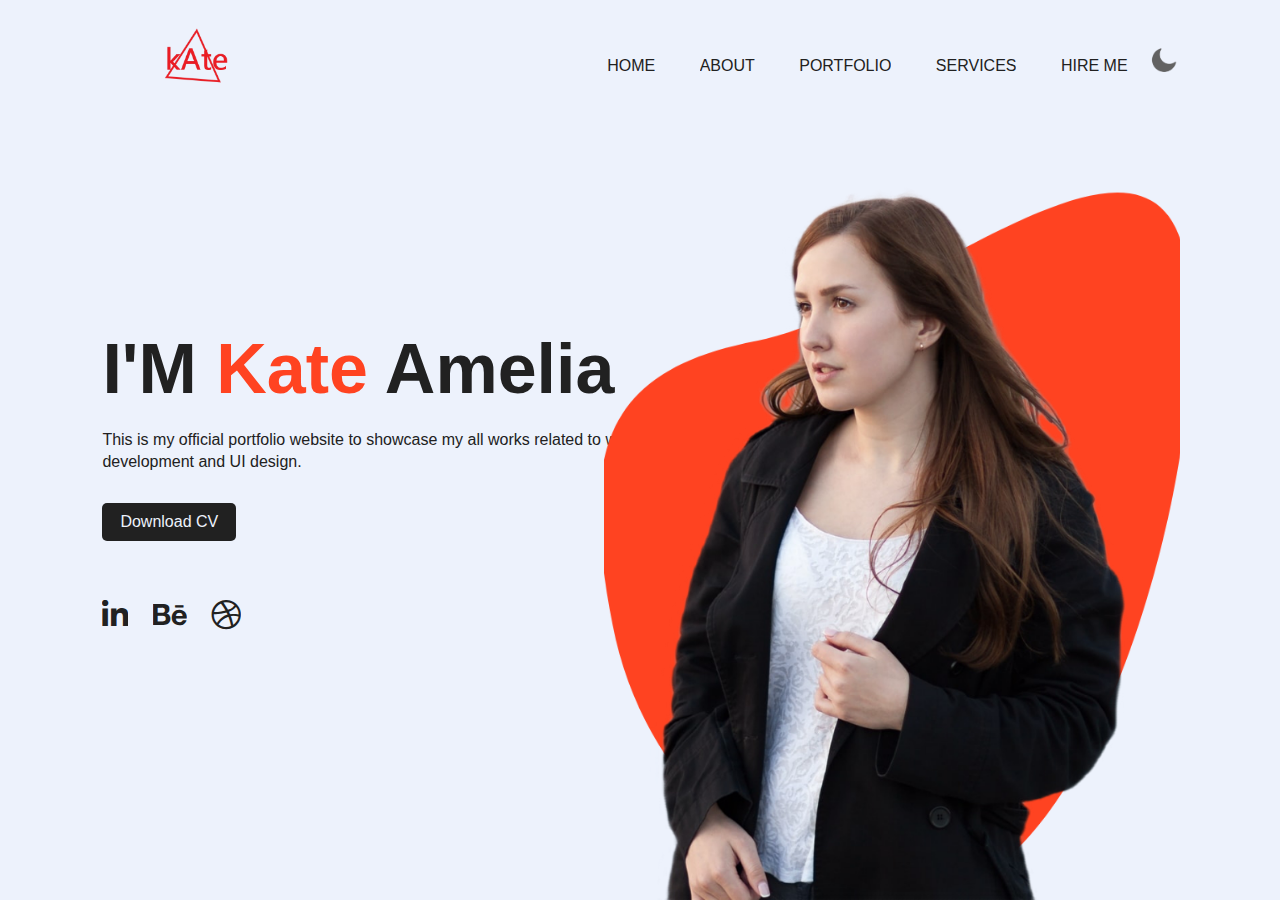
<file: Add Dark Mode/index.html>
<!DOCTYPE html>
<html lang="en">
<head>
    <meta charset="UTF-8">
    <meta name="viewport" content="width=device-width, initial-scale=1.0">
    <title>Document</title>
    <link rel="stylesheet" href="style.css">
    <link rel="stylesheet" href="https://cdnjs.cloudflare.com/ajax/libs/font-awesome/6.6.0/css/all.min.css">
</head>
<body>
    <div class="hero">
        <nav>
            <img src="images/logo1.png" class="logo">
            <ul>
                <li><a href="">HOME</a></li>
                <li><a href="">ABOUT</a></li>
                <li><a href="">PORTFOLIO</a></li>
                <li><a href="">SERVICES</a></li>
                <li><a href="">HIRE ME</a></li>
            </ul>
            <img src="images/moon.png" id="icon">
        </nav>

        <div class="info">
            <h1>I'M <span>Kate</span> Amelia</h1>
            <p>This is my official portfolio website to showcase my all works related to web <br> development and UI design.</p>
            <a href="">Download CV</a>
        </div>
        <div class="img-box">
            <img src="images/pattern.png" class="back-img">
            <img src="images/girl.png" class="main-img">
        </div>
        <div class="social-links">
            <a href=""><i class="fa-brands fa-linkedin-in"></i></a>
            <a href=""><i class="fa-brands fa-behance"></i></a>
            <a href=""><i class="fa-brands fa-dribbble"></i></a>
        </div>
    </div>

    <script>
        
        var icon = document.getElementById("icon");

        if(localStorage.getItem("theme") == null){
            localStorage.setItem("theme", "light");
        }
        

        let localData = localStorage.getItem("theme");

        if(localData == "light"){
            icon.src = "images/moon.png";
            document.body.classList.remove("dark-theme");
        }
        else if(localData == "dark"){
            icon.src = "images/sun.png";
            document.body.classList.add("dark-theme");
        }

        icon.onclick = function(){
            document.body.classList.toggle("dark-theme");
            if(document.body.classList.contains("dark-theme")){
                icon.src = "images/sun.png";
                localStorage.setItem("theme", "dark")
            }else{
                icon.src = "images/moon.png";
                localStorage.setItem("theme", "light");
            }
        }

    </script>
</body>
</html>
</file>
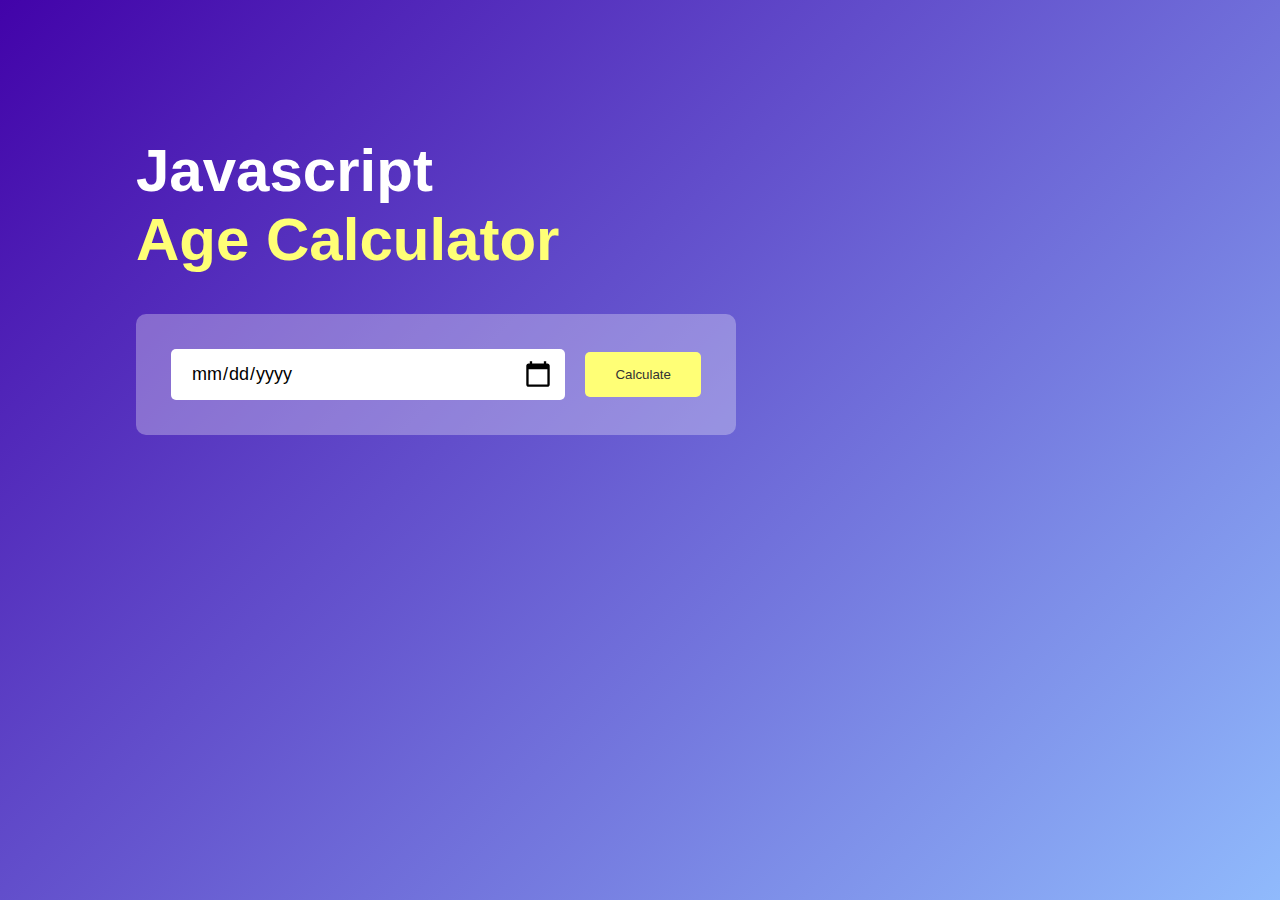
<file: Age Calculator/index.html>
<!DOCTYPE html>
<html lang="en">
<head>
    <meta charset="UTF-8">
    <meta name="viewport" content="width=device-width, initial-scale=1.0">
    <title>Age Calculator</title>
    <link rel="stylesheet" href="style.css">
</head>
<body>
    <div class="container">
        <div class="calculator">
            <h1>Javascript<br><span>Age Calculator</span></h1>
            <div class="input-box">
                <input type="date" id="date">
                <button onclick="calculateAge()">Calculate</button>
            </div>
            <p id="result"></p>
        </div>
    </div>
    
    <script>
    
    let userInput = document.getElementById("date");
    let result = document.getElementById("result")
    userInput.max = new Date().toISOString().split("T")[0];

    function calculateAge(){
        let birthDate = new Date(userInput.value);
        let d1 = birthDate.getDate();
        let m1 = birthDate.getMonth() + 1;
        let y1 = birthDate.getFullYear();

        let today = new Date();

        let d2 = today.getDate();
        let m2 = today.getMonth() + 1;
        let y2 = today.getFullYear();
        
        let d3, m3, y3;
        y3 = y2 - y1;

        if(m2 >= m1){
            m3 = m2 - m1;
        }else{
            y3--;
            m3 = 12 + m2 - m1;
        }

        if(d2 >= d1){
            d3 = d2 - d1;
        }else{
            //If the current day is less than the birth day, it adjusts the month difference by subtracting 1.
            m3--;
            //calculates the number of days by adding the number of days in the previous month to the difference.
            d3 = getDaysInMonth(y1, m1) + d2 - d1;
        }

        if(m3 < 0){
            //Ensures that the months difference (m3) is non-negative. If m3 is negative, it adjusts m3 to 11 (the last month of the previous year) and decrements the year difference (y3).
            m3 = 11;
            y3--;
        }
        result.innerHTML = `You are <span>${y3}</span> years, <span>${m3}</span> months and <span>${d3}</span> days old`
    }

    function getDaysInMonth(year, month){
        //Returns the number of days in a given month of a given year. It creates a Date object for the last day of the month by setting the date to 0 (which effectively gives the last day of the previous month). For example, new Date(2024, 8, 0).getDate() returns 31, the number of days in August 2024.
        return new Date(year, month, 0).getDate();
    }

    </script>

</body>
</html>
</file>
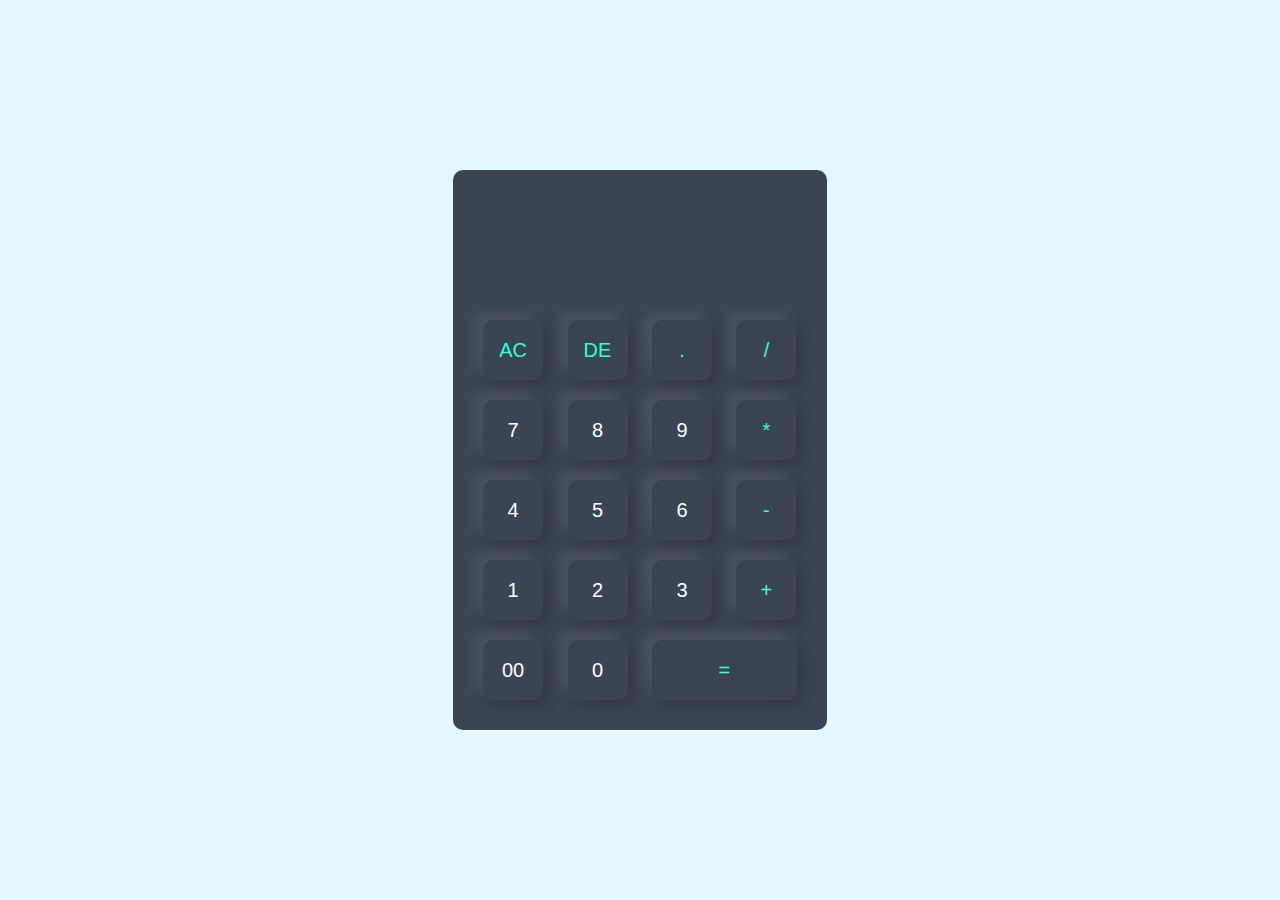
<file: calculator/index.html>
<!DOCTYPE html>
<html lang="en">
<head>
    <meta charset="UTF-8">
    <meta name="viewport" content="width=device-width, initial-scale=1.0">
    <title>Calculator</title>
    <link rel="stylesheet" href="style.css">
</head>
<body>
    <div class="container">
        <div class="calculator">
            <form>
                <div class="display">
                    <input type="text" name="display">
                </div>
                <div>
                    <input type="button" value="AC" onclick="display.value = '' " class="operator">
                    <input type="button" value="DE" onclick="display.value = display.value.toString().slice(0, -1)" class="operator">
                    <input type="button" value="." onclick="display.value += '.' " class="operator">
                    <input type="button" value="/" onclick="display.value += '/' " class="operator">
                </div>
                <div>
                    <input type="button" value="7" onclick="display.value += '7' ">
                    <input type="button" value="8" onclick="display.value += '8' ">
                    <input type="button" value="9" onclick="display.value += '9' ">
                    <input type="button" value="*" onclick="display.value += '*' " class="operator">
                </div>
                <div>
                    <input type="button" value="4" onclick="display.value += '4' ">
                    <input type="button" value="5" onclick="display.value += '5' ">
                    <input type="button" value="6" onclick="display.value += '6' ">
                    <input type="button" value="-" onclick="display.value += '-' " class="operator">
                </div>
                <div>
                    <input type="button" value="1" onclick="display.value += '1' ">
                    <input type="button" value="2" onclick="display.value += '2' ">
                    <input type="button" value="3" onclick="display.value += '3' ">
                    <input type="button" value="+" onclick="display.value += '+' " class="operator">
                </div>
                <div>
                    <input type="button" value="00" onclick="display.value += '00' ">
                    <input type="button" value="0" onclick="display.value += '0' ">
                    <input type="button" value="=" onclick="display.value= eval(display.value)" class="equal operator">
                </div>
            </form>
        </div>
    </div>
</body>
</html>
</file>
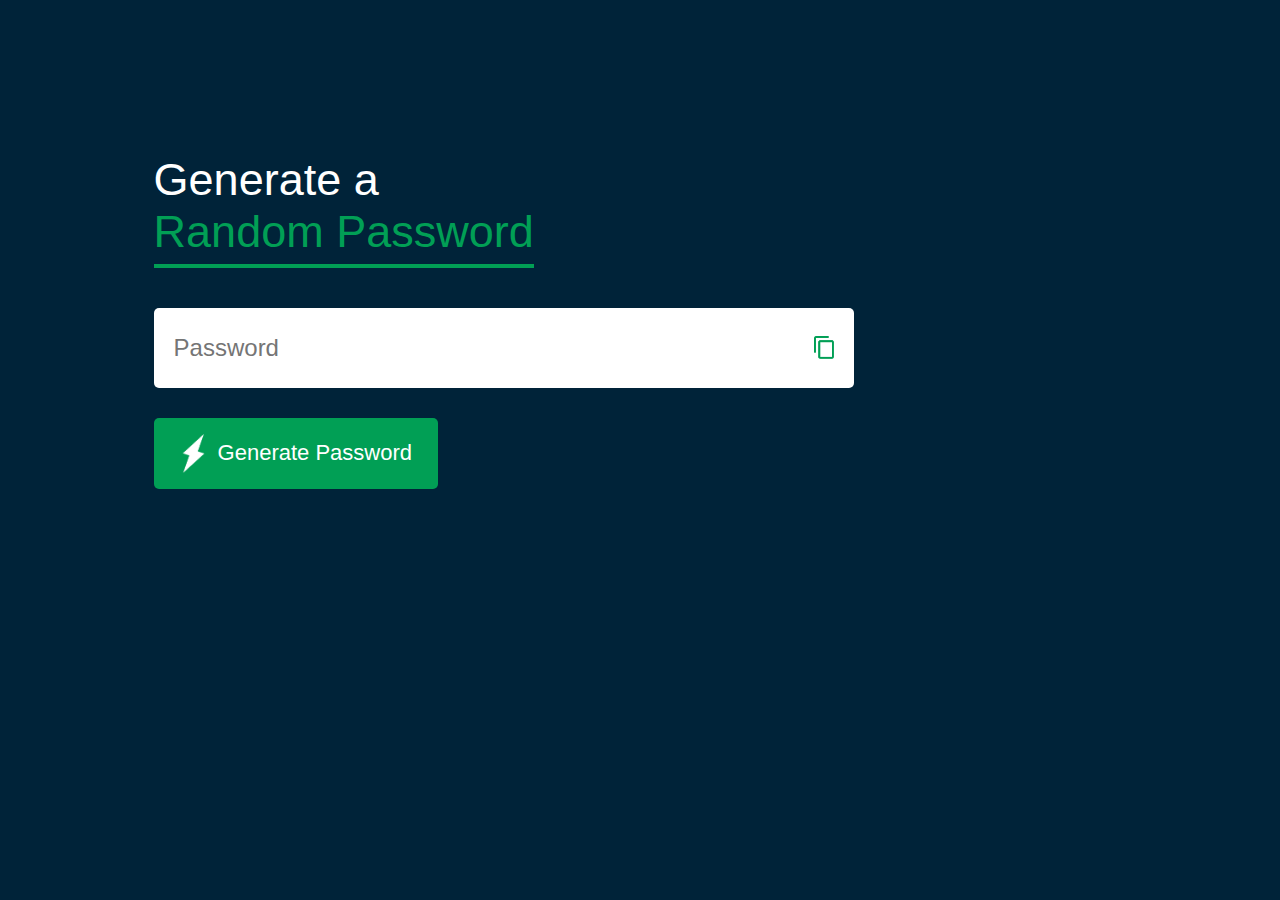
<file: Password Generator/index.html>
<!DOCTYPE html>
<html lang="en">
<head>
    <meta charset="UTF-8">
    <meta name="viewport" content="width=device-width, initial-scale=1.0">
    <title>Generate Password</title>
    <link rel="stylesheet" href="style.css">
</head>
<body>
    
    <div class="container">
        <h1>Generate a <br><span>Random Password</span></h1>
        <div class="display">
            <input type="text" id="password" placeholder="Password">
            <img src="images/copy.png" onclick="copyPassword()">
        </div>
        <button onclick="createPassword()"><img src="images/generate.png">Generate Password</button>
    </div>

    <script src="script.js"></script>
</body>
</html>
</file>
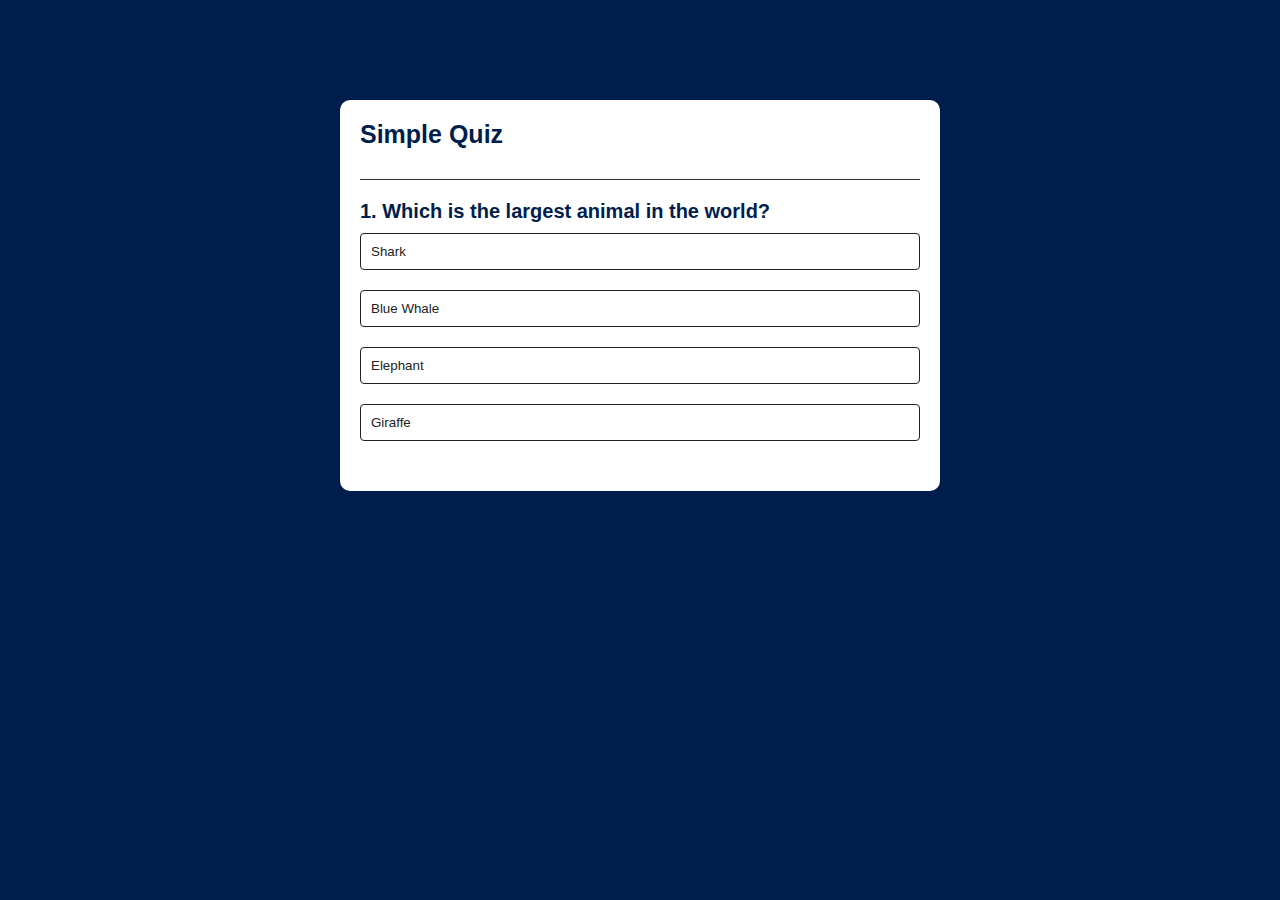
<file: Quiz App/index.html>
<!DOCTYPE html>
<html lang="en">
<head>
    <meta charset="UTF-8">
    <meta name="viewport" content="width=device-width, initial-scale=1.0">
    <title>Quiz App</title>
    <link rel="stylesheet" href="style.css">
</head>
<body>
     
    <div class="app">
        <h1>Simple Quiz</h1>
        <div class="quiz">
            <h2 id="question">Question goes here</h2>
            <div id="answer-buttons">
                <button class="btn">Answer 1</button>
                <button class="btn">Answer 2</button>
                <button class="btn">Answer 3</button>
                <button class="btn">Answer 4</button>
            </div>
            <button id="next-btn">Next</button>
        </div>
    </div>

    <script src="script.js"></script>
</body>
</html>
</file>
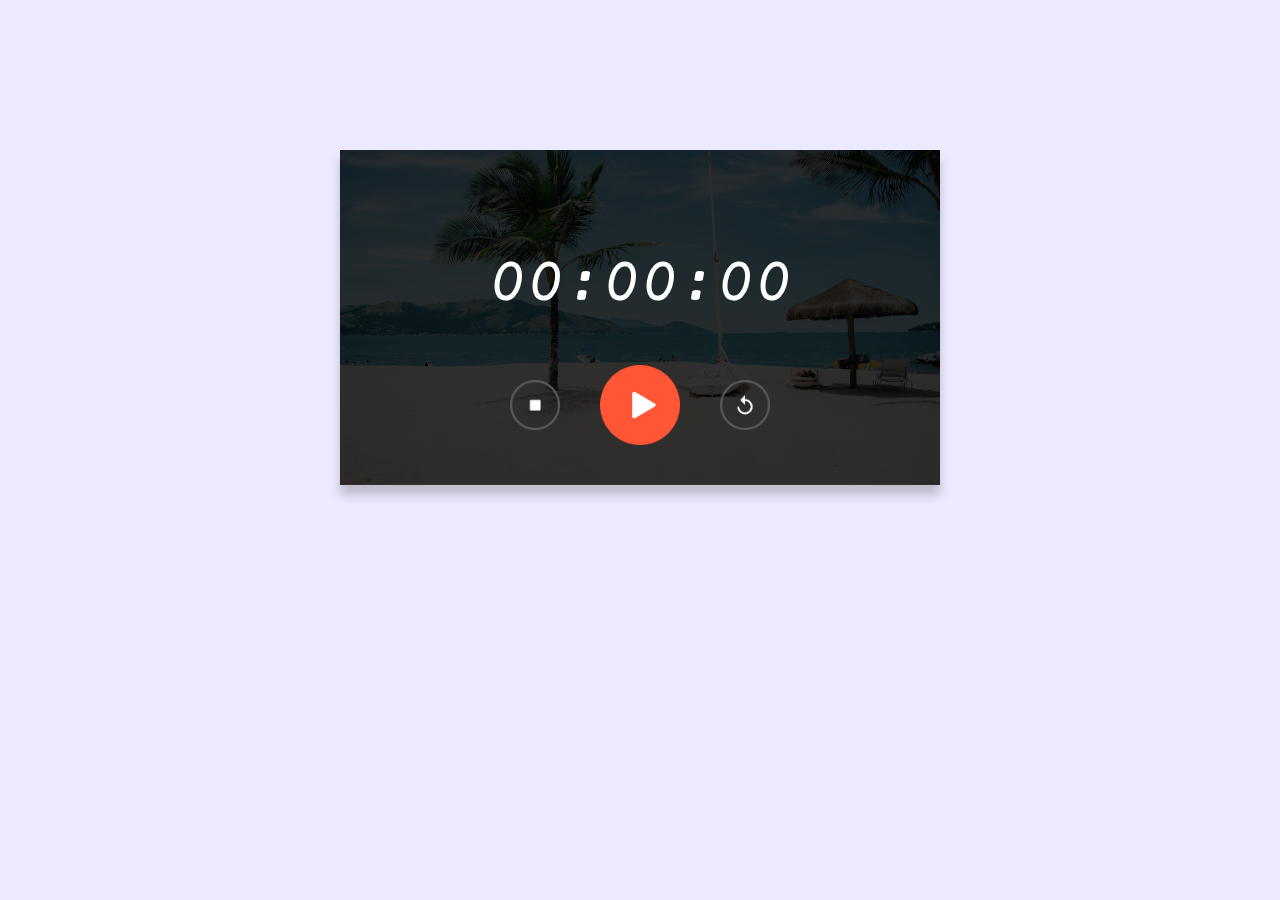
<file: Stopwatch/index.html>
<!DOCTYPE html>
<html lang="en">
<head>
    <meta charset="UTF-8">
    <meta name="viewport" content="width=device-width, initial-scale=1.0">
    <title>Stopwatch</title>
    <link rel="stylesheet" href="style.css">
</head>
<body>
    <div class="stopwatch">
        <h1 id="displayTime">00:00:00</h1>
        <div class="buttons">
            <img src="images/stop.png" onclick="watchStop()">
            <img src="images/start.png" onclick="watchStart()">
            <img src="images/reset.png" onclick="watchReset()">
        </div>
    </div>

    <script>
        let [seconds, minutes, hours] = [0,0,0];
        let displayTime = document.getElementById("displayTime");
        let timer = null;

        function stopwatch(){
            seconds++;
            if(seconds == 60){
                seconds = 0;
                minutes++;
                if(minutes == 60){
                    minutes =0;
                    hours++;
                }
            }
            let h = hours < 10 ? "0" + hours : hours;
            let m = minutes < 10 ? "0" + minutes : minutes;
            let s = seconds < 10 ? "0" + seconds : seconds;
            displayTime.innerHTML = h +":"+ m +":"+ s;
        }
        function watchStart(){
            if(timer!== null){
                clearInterval(timer);
            }
            timer = setInterval(stopwatch,1000);
        }

        function watchStop(){
            clearInterval(timer);
        }
        function watchReset(){
            clearInterval(timer);
            [seconds, minutes, hours] = [0,0,0];
            displayTime.innerHTML ="00:00:00";
        }
    </script>
</body>
</html>
</file>
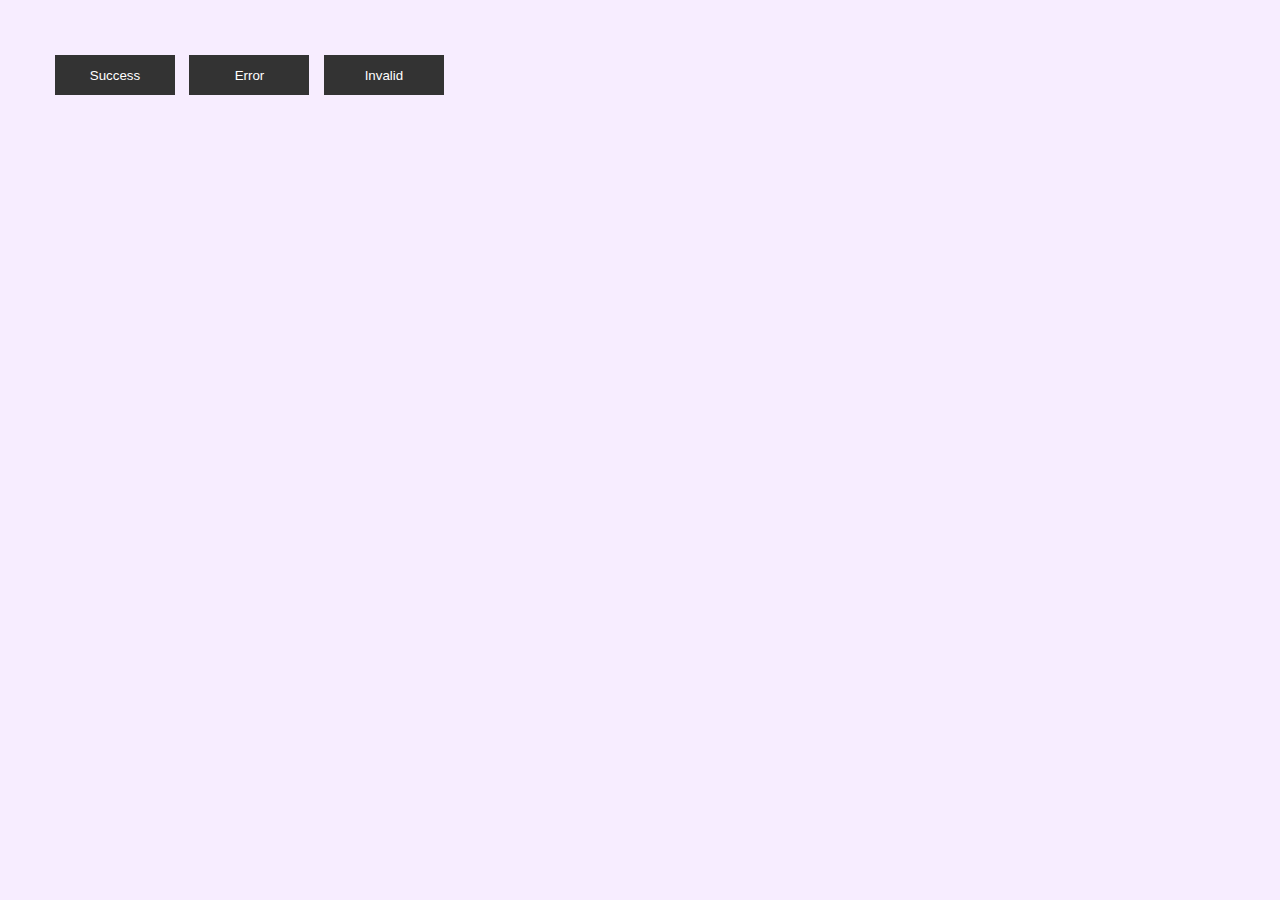
<file: Toast Notification/index.html>
<!DOCTYPE html>
<html lang="en">
<head>
    <meta charset="UTF-8">
    <meta name="viewport" content="width=device-width, initial-scale=1.0">
    <title>Toast Notification</title>
    <link rel="stylesheet" href="style.css">
    <link rel="stylesheet" href="https://cdnjs.cloudflare.com/ajax/libs/font-awesome/6.6.0/css/all.min.css">
</head>
<body>
    <div class="buttons">
        <button onclick="showToast(successMsg)">Success</button>
        <button onclick="showToast(errorMsg)">Error</button>
        <button onclick="showToast(invalidMsg)">Invalid</button>
    </div>
    <div id="toastBox"></div>
    
    <script>

        let toastBox = document.getElementById("toastBox");
        let successMsg = '<i class="fa-solid fa-circle-check"></i> Successfully submitted';
        let errorMsg = '<i class="fa-solid fa-circle-xmark"></i> Please fix the error';
        let invalidMsg = '<i class="fa-solid fa-circle-exclamation"></i> Invalid input, check again';

        function showToast(msg){
            let toast = document.createElement("div");
            toast.classList.add('toast');
            toast.innerHTML = msg;
            toastBox.appendChild(toast);
            if(msg.includes('error')){
                toast.classList.add('error');
            }
            if(msg.includes('Invalid')){
                toast.classList.add('invalid');
            }

            setTimeout(()=>{
                toast.remove();
            },6000);
        }
    </script>

</body>
</html>
</file>
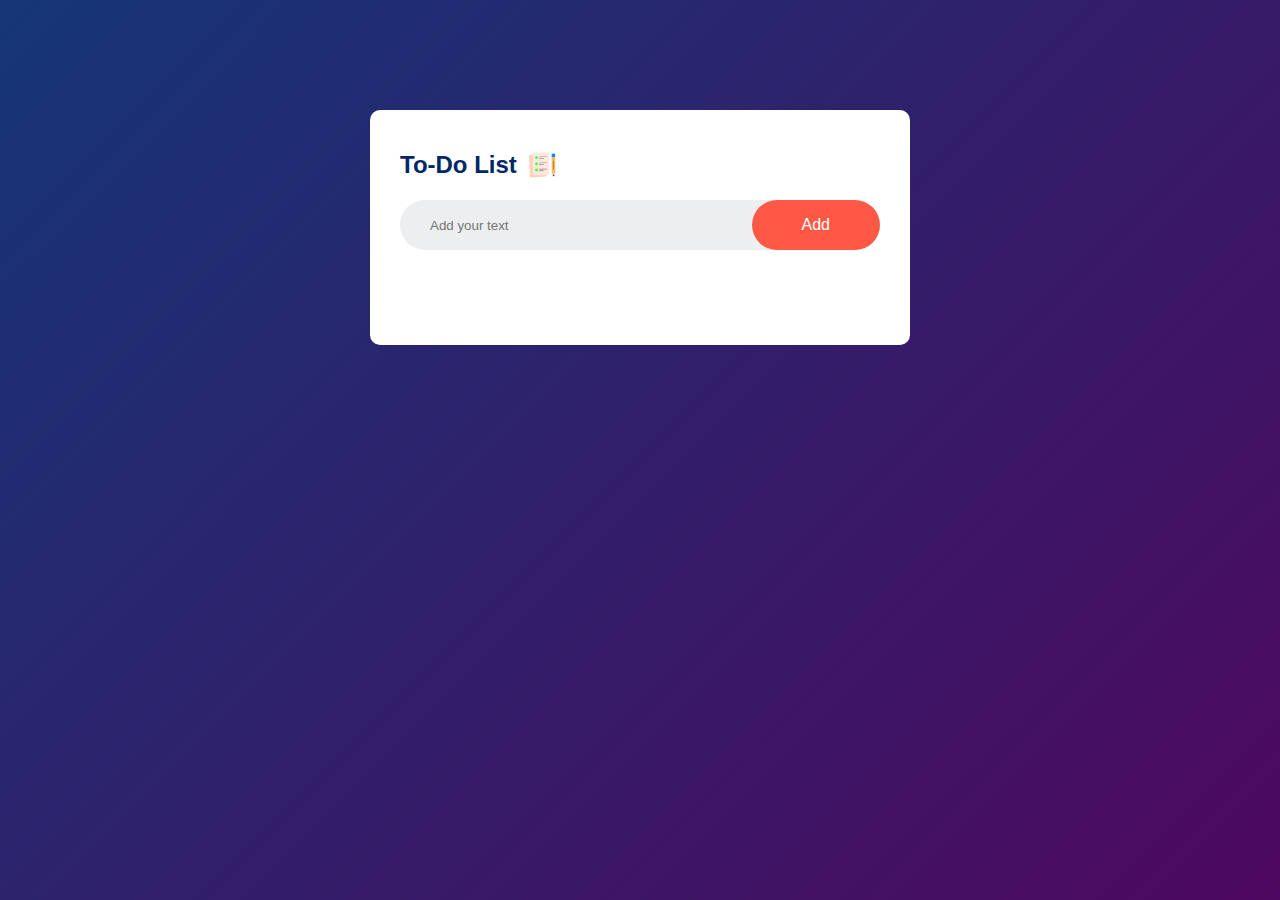
<file: TodoList/index.html>
<!DOCTYPE html>
<html lang="en">
<head>
    <meta charset="UTF-8">
    <meta name="viewport" content="width=device-width, initial-scale=1.0">
    <title>To-Do List App</title>
    <link rel="stylesheet" href="index.css">
</head>
<body>
    <div class="container">
        <div class="todo-app">
            <h2>To-Do List <img src="images/icon.png" alt=""></h2>
            <div class="row">
                <input type="text" id="input-box" placeholder="Add your text">
                <button onclick="addTask()">Add</button>
            </div>
            <ul id="list-container">
                <!-- <li class="checked">Task 1</li>
                <li>Task 2</li>
                <li>Task 3</li> -->
            </ul>
        </div>
    </div>
    <script src="index.js"></script>

    
</body>
</html>
</file>
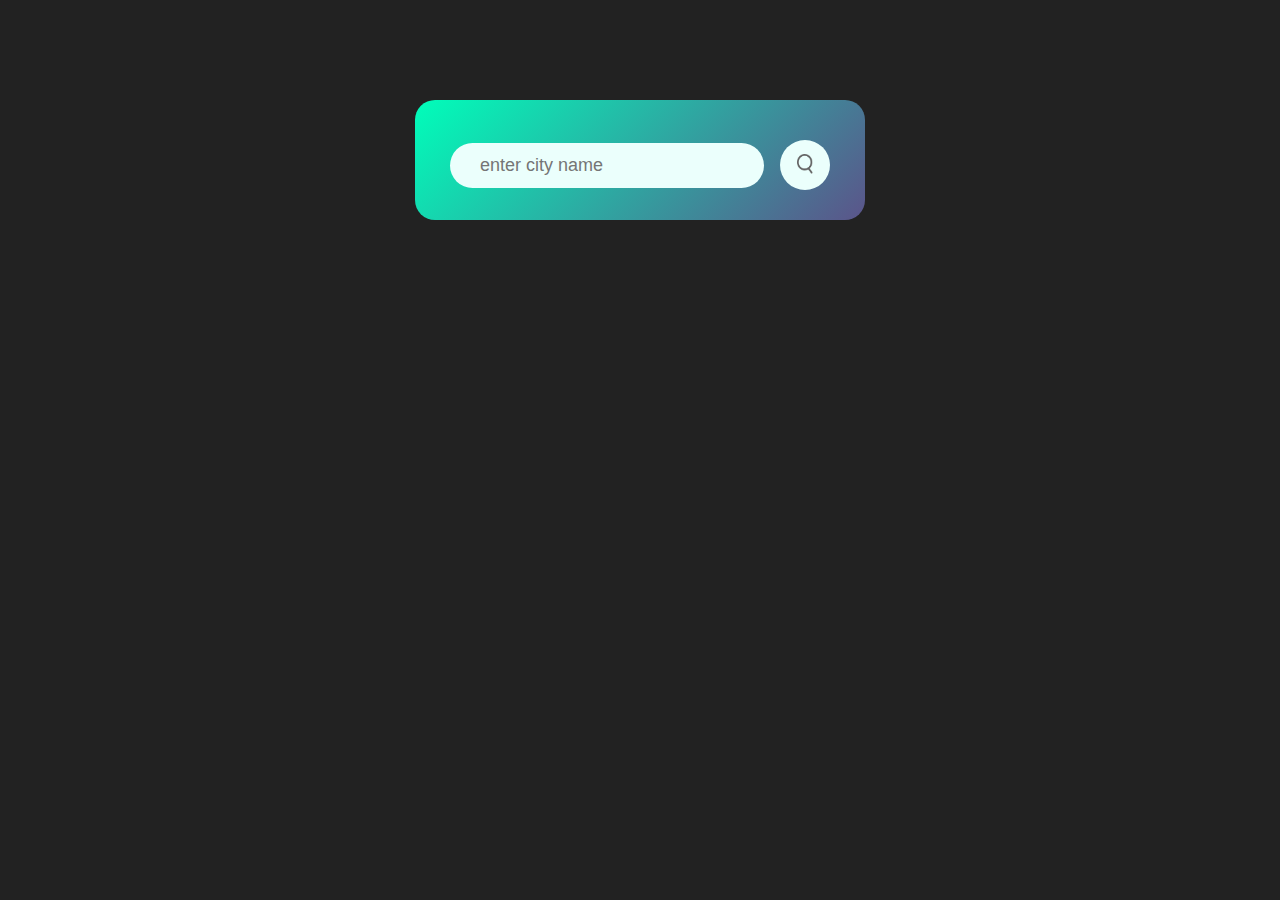
<file: Weather App/index.html>
<!DOCTYPE html>
<html lang="en">
<head>
    <meta charset="UTF-8">
    <meta name="viewport" content="width=device-width, initial-scale=1.0">
    <title>Weather App</title>
    <link rel="stylesheet" href="style.css">
</head>
<body>

    <div class="card">
        <div class="search">
            <input type="text" placeholder="enter city name" spellcheck="false">
            <button><img src="images/search.png" height="20px" width="16px"></button>
        </div>

        <div class="error">
            <p>Invalid city name</p>
        </div>

        <div class="weather">
            <img src="images/rain.png" class="weather-icon">
            <h1 class="temp">22°c</h1>
            <h2 class="city">New York</h2>
            <div class="details">
                <div class="col">
                    <img src="images/humidity.png" alt="">
                    <div>
                        <p class="humidity">50%</p>
                        <p>Humidity</p>
                    </div>
                </div>

                <div class="col">
                    <img src="images/wind.png" alt="">
                    <div>
                        <p class="wind">15kmph</p>
                        <p>Wind Speed</p>
                    </div>
                </div>
            </div>
        </div>
    </div>
    <script src="index.js"></script>
</body>
</html>
</file>
<file: Add Dark Mode/style.css>
*{
    margin: 0;
    padding: 0;
    box-sizing: border-box;
    overflow-y: hidden;
}
:root{
    --primary-color: #edf2fc;
    --secondary-color: #212121;
}
.dark-theme{
    --primary-color: #000106;
    --secondary-color: #fff;
}

#icon{
    width: 30px;
    cursor: pointer;
    margin-bottom: 15px;
}
nav ul{
    flex: 1;
    text-align: right;
}
.hero{
    height: 100vh;
    width: 100%;
    background: var(--primary-color);
    font-family: sans-serif;
    position: relative;
}
nav{
    width: 84%;
    margin: auto;
    padding: 20px 0;
    display: flex;
    align-items: center;
    justify-content: space-between;
}
.logo{
    width: 200px;
    cursor: pointer;
}
nav ul li{
    display: inline-block;
    list-style: none;
    margin: 10px 20px;
}
nav ul li a{
    text-decoration: none;
    color: var(--secondary-color);
}
nav ul li a:hover{
    color: #ff4321;
}
.info{
    margin-left: 8%;
    margin-top: 15%;
}
.info h1{
    font-size: 70px;
    color: var(--secondary-color);
    margin-bottom: 20px;
}
span{
    color: #ff4321;
}
.info p{
    color: var(--secondary-color);
    line-height: 22px;
}
.info a{
    background-color: var(--secondary-color);
    padding: 10px 18px;
    text-decoration: none;
    color: var(--primary-color);
    display: inline-block;
    margin: 30px 0;
    border-radius: 5px;
}
.img-box{
    width: 45%;
    height: 80%;
    position: absolute;
    bottom: 0;
    right: 100px;
}
.img-box img{
    height: 100%;
    position: absolute;
    left: 50%;
    bottom: 0;
    transform: translate(-50%);
    transition: bottom 1s, left 1s;
}
.img-box:hover .back-img{
    bottom: 40px;
}
.img-box:hover .main-img{
    left: 54%;
}
.social-links{
    margin-left: 8%;
    margin-top: 25px;
}
.social-links a{
    font-size: 30px;
    color: var(--secondary-color);
    margin-right: 20px;
}
.social-links a:hover{
    color: #ff4321;
}
</file>
<file: Age Calculator/style.css>
*{
    margin: 0;
    padding: 0;
    box-sizing: border-box;
    font-family: 'Poppins', sans-serif;
}
.container{
    width: 100%;
    min-height: 100vh;
    background: linear-gradient(135deg, #4203a9, #90bafc);
    color: #fff;
    padding: 10px;
}
.calculator{
    width: 100%;
    max-width: 600px;
    margin-left: 10%;
    margin-top: 10%;
}
.calculator h1{
    font-size: 60px;
}
.calculator h1 span{
    color: #ffff76;
}
.input-box{
    margin: 40px 0;
    padding: 35px;
    border-radius: 10px;
    background: rgba(255, 255, 255, 0.3);
    display: flex;
    align-items: center;
}
.input-box input{
    flex: 1;
    margin-right: 20px;
    padding: 14px 20px;
    border: 0;
    outline: 0;
    font-size: 18px;
    border-radius: 5px;
    position: relative;
}
.input-box button{
    background: #ffff76;
    border: 0;
    outline: 0;
    padding: 15px 30px;
    border-radius: 5px;
    font-weight: 500;
    color: #333;
    cursor: pointer;
}
.input-box input::-webkit-calendar-picker-indicator{
    top: 0;
    left: 0;
    right: 0;
    bottom: 0;
    width: auto;
    height: auto;
    position: absolute;
    background-position: calc(100% - 10px);
    background-size: 30px;
    cursor: pointer;
}
#result{
    font-size: 20px;
}
#result span{
    color: #ffff76;
}
</file>
<file: calculator/style.css>
*{
    margin: 0;
    padding: 0;
    box-sizing: border-box;
    font-family: 'Poppins', sans-serif;
}
.container{
    width: 100%;
    height: 100vh;
    background: #e3f9ff;
    display: flex;
    align-items: center;
    justify-content: center;
}
.calculator{
    background: #3a4452;
    padding: 20px;
    border-radius: 10px;
}
.calculator form input{
    border: 0;
    outline: 0;
    width: 60px;
    height: 60px;
    border-radius: 10px;
    box-shadow: -8px -8px 15px rgba(255, 255, 255, 0.1), 5px 5px 15px rgba(0, 0, 0, 0.2);
    background: transparent;
    font-size: 20px;
    color: #fff;
    cursor: pointer;
    margin: 10px;
}
form .display{
    display: flex;
    justify-content: flex-end;
    margin: 20px 0;
}
form .display input{
    text-align: right;
    flex: 1;
    font-size: 45px;
    box-shadow: none;
}
form input.equal{
    width: 145px;
}
form input.operator{
    color: #33ffd8;
}
</file>
<file: Password Generator/style.css>
*{
    margin: 0;
    padding: 0;
    font-family: 'Poppins',sans-serif;
    box-sizing: border-box;
}
body{
    background: #002339;
    color: #fff;
}
.container{
    margin: 12%;
    width: 90%;
    max-width: 700px;
}
.display{
    width: 100%;
    
    margin-top: 50px;
    margin-bottom: 30px;
    background: #fff;
    color: #333;
    display: flex;
    align-items: center;
    justify-content: space-between;
    padding: 26px 20px;
    border-radius: 5px;
}
.container h1{
    font-weight: 500;
    font-size: 45px;
}
.container h1 span{
    color: #019f55;
    border-bottom: 4px solid #019f55;
    padding-bottom: 7px;
}
.display img{
    width: 20px;
    cursor: pointer;
}
.display input{
    border: 0;
    outline: 0;
    font-size: 24px;
}
.container button img{
    width: 28px;
    margin-right: 10px;
}
.container button{
    border: 0;
    outline: 0;
    background: #019f55;
    color: #fff;
    font-size: 22px;
    font-weight: 300;
    display: flex;
    align-items: center;
    justify-content: center;
    padding: 16px 26px;
    border-radius: 5px;
    cursor: pointer;
}
</file>
<file: Quiz App/style.css>
*{
    margin: 0;
    padding: 0;
    font-family: 'Poppins',sans-serif;
    box-sizing: border-box;
}
body{
    background: #001e4d;
}
.app{
    background: #fff;
    width: 90%;
    max-width: 600px;
    margin: 100px auto 0;
    padding: 20px;
    border-radius: 10px;
}
.app h1{
    font-weight: 600;
    color: #001e4d;
    font-size: 25px;
    border-bottom: 1px solid #333;
    padding-bottom: 30px;
}
.quiz{
    padding: 20px 0;
}
.quiz h2{
    font-size: 20px;
    color: #001e4d;
    font-weight: 600;
}
.btn{
    background: white;
    color: #222;
    font-weight: 500;
    width: 100%;
    border: 1px solid #222;
    padding: 10px;
    margin: 10px 0;
    text-align: left;
    border-radius: 4px;
    cursor: pointer;
    transition: all 0.3s;
}
.btn:hover:not([disabled]){
    background: #222;
    color: #fff;
}
.btn:disabled{
    cursor: no-drop;
}
#next-btn{
    background: #001e4d;
    color: #fff;
    font-weight: 500;
    width: 120px;
    height: 30px;
    border: 0;
    margin: 20px auto 0;
    border-radius: 4px;
    cursor: pointer;
    display: none;
}
.correct{
    background: #9aeabc;
}
.incorrect{
    background: #ff9393;
}
</file>
<file: Stopwatch/style.css>
@import url('https://fonts.googleapis.com/css2?family=Courier+Prime&display=swap');
body{
    background: #edeaff;
    font-family: "Courier Prime", monospace;
}
.stopwatch{
    width: 90%;
    max-width: 600px;
    background-image: linear-gradient(rgba(0,0,0,0.8),rgba(0,0,0,0.8)),url(images/background.png);
    background-size: cover;
    background-position: center;
    text-align: center;
    padding: 40px 0;
    color: #fff;
    margin: 150px auto 0;
    box-shadow: 0 10px 10px rgba(0,0,0,0.2);
}
.stopwatch h1{
    margin-top: 60px;
    font-size: 64px;
    font-weight: 300;
    font-style: italic;
}
.buttons{
    display: flex;
    align-items: center;
    justify-content: center;
}
.buttons img{
    width: 50px;
    margin: 0 20px;
    cursor: pointer;
}
.buttons img:nth-child(2){
    width: 80px;
}
</file>
<file: Toast Notification/style.css>
*{
    margin: 0;
    padding: 0;
    box-sizing: border-box;
    font-family: "Poppins", sans-serif;
}
body{
    background: #f7edff;
}
.buttons{
    margin: 50px;
}
.buttons button{
    background: #333;
    color: #fff;
    border: 0;
    outline: 0;
    width: 120px;
    height: 40px;
    margin: 5px;
    cursor: pointer;
}
#toastBox{
    position: absolute;
    bottom: 30px;
    right: 30px;
    display: flex;
    align-items: flex-end;
    flex-direction: column;
    overflow: hidden;
    padding: 20px;
}
.toast{
    width: 400px;
    height: 80px;
    background: #fff;
    font-weight: 500;
    margin: 15px 0;
    box-shadow: 0 0 20px rgba(0, 0, 0, 0.3);
    display: flex;
    align-items: center;
    position: relative;
    transform: translateX(100%);
    animation: moveleft 0.5s linear forwards;
}
@keyframes moveleft {
    100%{
        transform: translateX(0);
    }
}
.toast i{
    margin: 0 20px;
    font-size: 35px;
    color: green;
}
.toast.error i{
    color: red;
}
.toast.invalid i{
    color: orange;
}
.toast::after{
    content: "";
    position: absolute;
    left: 0;
    bottom: 0;
    width: 100%;
    height: 5px;
    background: green;
    animation: anim 5s linear forwards;
}
@keyframes anim {
    100%{
        width: 0;
    }
}
.toast.error::after{
    background: red;
}
.toast.invalid::after{
    background: orange;
}
</file>
<file: TodoList/index.css>
*{
    margin: 0;
    padding: 0;
    font-family: 'Poppins',sans-serif;
    box-sizing: border-box;
}
.container{
    width: 100%;
    min-height: 100vh;
    background: linear-gradient(135deg, #153677, #4e085f);
    padding: 10px;
}
.todo-app{
    width: 100%;
    max-width: 540px;
    background: #fff;
    margin: 100px auto 20px;
    padding: 40px 30px 70px;
    border-radius: 10px;
}
.todo-app h2{
    color: #002765;
    display: flex;
    align-items: center;
    margin-bottom: 20px;
}
.todo-app h2 img{
    width: 30px;
    margin-left: 10px;
}
.row{
    display: flex;
    align-items: center;
    justify-content: space-between;
    background: #edeef0;
    border-radius: 30px;
    padding-left: 20px;
    margin-bottom: 25px;
}
input{
    flex: 1;
    border: none;
    outline: none;
    background: transparent;
    padding: 10px;
    font-weight: 14px;
}
button{
    border: none;
    outline: none;
    padding: 16px 50px;
    background: #ff5945;
    color: #fff;
    font-size: 16px;
    cursor: pointer;
    border-radius: 40px;
}
ul li{
    list-style: none;
    font-size: 17px;
    padding: 12px 8px 12px 50px;
    user-select: none;
    cursor: pointer;
    position: relative;
}
ul li::before{
    content: '';
    position: absolute;
    height: 28px;
    width: 28px;
    border-radius: 50%;
    background-image: url(images/unchecked.png);
    background-size: cover;
    background-position: center;
    top: 8px;
    left: 8px;
}
ul li.checked{
    color: #555;
    text-decoration: line-through;
}
ul li.checked::before{
    background-image: url(images/checked.png); 

}
ul li span{
    position: absolute;
    right: 0;
    top: 5px;
    width: 40px;
    height: 40px;
    font-size: 22px;
    color: #555;
    line-height: 40px;
    text-align: center;
    border-radius: 50%;
}
ul li span:hover{
    background: #edeef0;
}
</file>
<file: Weather App/style.css>
*{
    margin: 0;
    padding: 0;
    font-family: 'Poppins', sans-serif;
    box-sizing: border-box;
}
body{
    background: #222;
    overflow-y: hidden;
}
.card{
    width: 90%;
    max-width: 450px;
    background: linear-gradient(135deg, #00feba, #5b548a);
    color: #fff;
    margin: 100px auto 0;
    
    border-radius: 20px;
    padding: 40px 35px;
    padding-bottom: 30px;
    text-align: center;
}
.search{
    display: flex;
    justify-content: space-between;
    align-items: center;
}

.search input{
    border: 0;
    outline: 0;
    color: #555;
    background: #ebfffc;
    padding: 10px 30px;
    height: 45px;
    border-radius: 30px;
    flex: 1;
    
    margin-right: 16px;
    font-size: 18px;
}
button{
    border: 0;
    outline: 0;
    background: #ebfffc;
    border-radius: 50%;
    width: 50px;
    height: 50px;
    cursor: pointer;
   
}
.weather-icon{
    width: 100px;
    margin-top: 30px;
}
.weather h1{
    font-size: 40px;
    font-weight: 400;
}
.weather h2{
    font-size: 30px;
    font-weight: 300;
    margin-top: 10px;
}
.details{
    display: flex;
    align-items: center;
    justify-content: space-between;
    padding: 0 20px;
    margin-top: 50px;
}
.col{
    display: flex;
    align-items: center;
    text-align: left;
}
.col img{
    width: 40px;
    margin-right: 10px;
}
.humidity, .wind{
    font-size: 28px;
    margin-top: -6px;
}
.weather{
    display: none;
}
.error{
    text-align: left;
    margin-left: 10px;
    font-size: 14px;
    margin-top: 10px;
    display: none;
}
</file>
